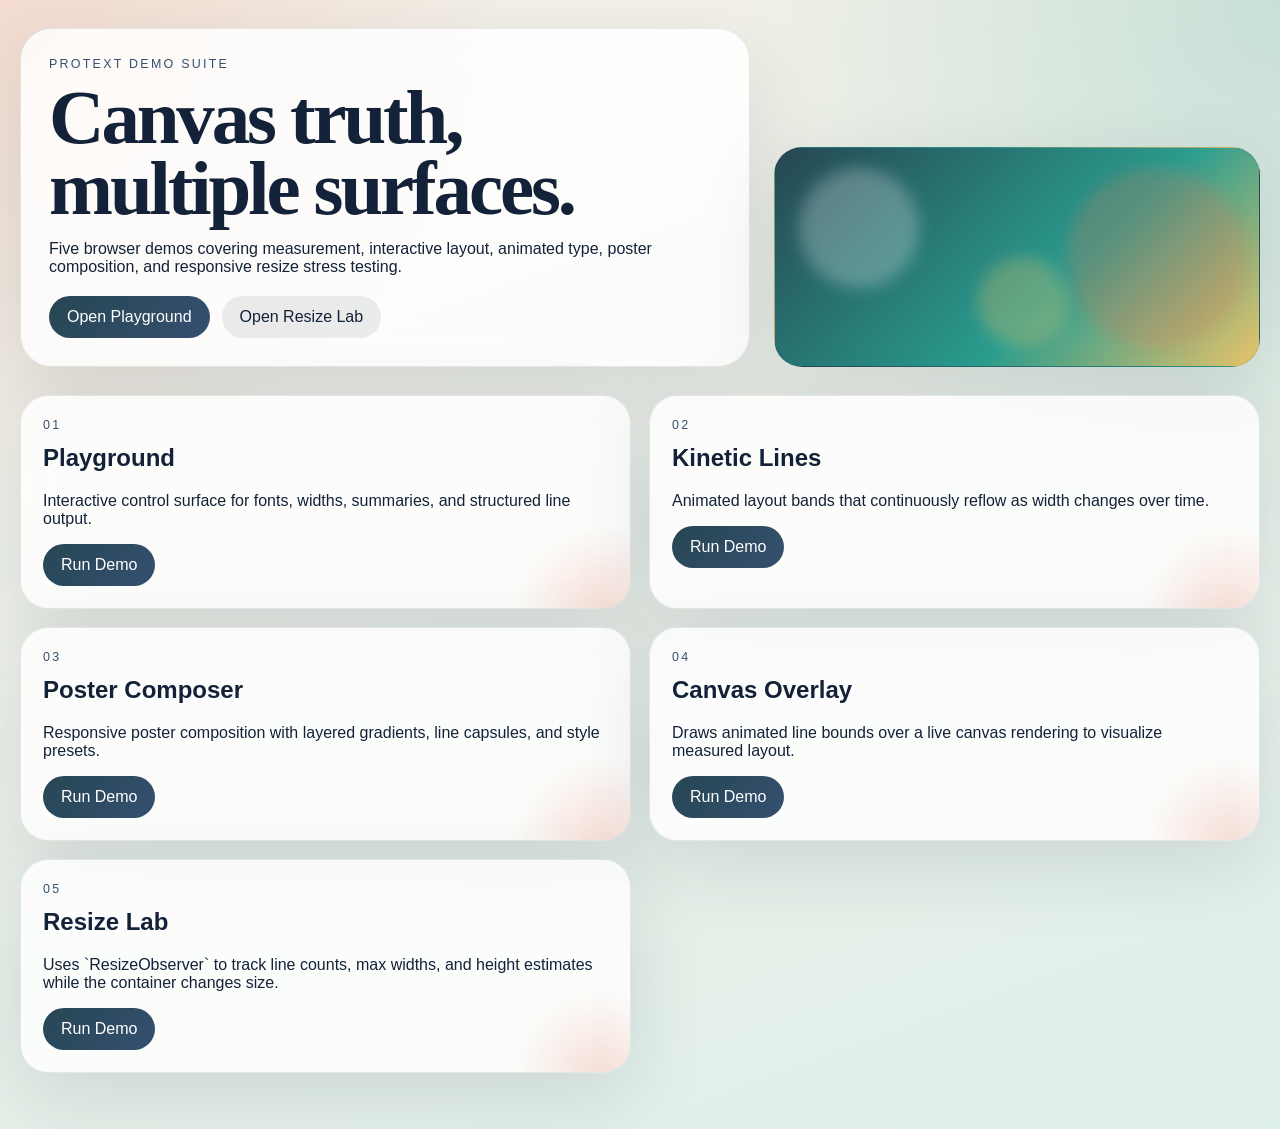
<file: examples/index.html>
<!doctype html>
<html lang="en">
<head>
  <meta charset="utf-8">
  <meta name="viewport" content="width=device-width, initial-scale=1">
  <title>Protext Demo Gallery</title>
  <link rel="stylesheet" href="./shared.css">
</head>
<body>
  <div class="page-shell">
    <section class="hero">
      <article class="hero-card">
        <div class="eyebrow">Protext Demo Suite</div>
        <h1>Canvas truth, multiple surfaces.</h1>
        <p>Five browser demos covering measurement, interactive layout, animated type, poster composition, and responsive resize stress testing.</p>
        <div class="demo-actions" style="margin-top:20px">
          <a class="button" href="./playground.html">Open Playground</a>
          <a class="button secondary" href="./resize-lab.html">Open Resize Lab</a>
        </div>
      </article>
      <aside class="hero-preview panel" style="padding:0">
        <div class="floating"></div>
        <div class="floating"></div>
        <div class="floating"></div>
      </aside>
    </section>

    <section class="hero-stats">
      <div class="demo-grid">
        <article class="demo-card">
          <div class="eyebrow">01</div>
          <h2>Playground</h2>
          <p>Interactive control surface for fonts, widths, summaries, and structured line output.</p>
          <div class="demo-actions" style="margin-top:16px">
            <a class="button" href="./playground.html">Run Demo</a>
          </div>
        </article>
        <article class="demo-card">
          <div class="eyebrow">02</div>
          <h2>Kinetic Lines</h2>
          <p>Animated layout bands that continuously reflow as width changes over time.</p>
          <div class="demo-actions" style="margin-top:16px">
            <a class="button" href="./kinetic-lines.html">Run Demo</a>
          </div>
        </article>
        <article class="demo-card">
          <div class="eyebrow">03</div>
          <h2>Poster Composer</h2>
          <p>Responsive poster composition with layered gradients, line capsules, and style presets.</p>
          <div class="demo-actions" style="margin-top:16px">
            <a class="button" href="./poster-lab.html">Run Demo</a>
          </div>
        </article>
        <article class="demo-card">
          <div class="eyebrow">04</div>
          <h2>Canvas Overlay</h2>
          <p>Draws animated line bounds over a live canvas rendering to visualize measured layout.</p>
          <div class="demo-actions" style="margin-top:16px">
            <a class="button" href="./canvas-overlay.html">Run Demo</a>
          </div>
        </article>
        <article class="demo-card">
          <div class="eyebrow">05</div>
          <h2>Resize Lab</h2>
          <p>Uses `ResizeObserver` to track line counts, max widths, and height estimates while the container changes size.</p>
          <div class="demo-actions" style="margin-top:16px">
            <a class="button" href="./resize-lab.html">Run Demo</a>
          </div>
        </article>
      </div>
    </section>
  </div>
</body>
</html>
</file>
<file: examples/shared.css>
:root {
  color-scheme: light;
  --bg-0: #f6f1e8;
  --bg-1: #e0f0ea;
  --ink-0: #132238;
  --ink-1: #355070;
  --accent-0: #e76f51;
  --accent-1: #2a9d8f;
  --accent-2: #264653;
  --panel: rgba(255, 255, 255, 0.82);
  --line: rgba(19, 34, 56, 0.1);
  --shadow: 0 24px 80px rgba(19, 34, 56, 0.12);
  --radius-lg: 24px;
  --radius-md: 18px;
  --radius-sm: 12px;
  font-family: "Avenir Next", "Segoe UI", sans-serif;
}

* {
  box-sizing: border-box;
}

html, body {
  margin: 0;
  min-height: 100%;
}

body {
  color: var(--ink-0);
  background:
    radial-gradient(circle at top left, rgba(231, 111, 81, 0.16), transparent 30%),
    radial-gradient(circle at top right, rgba(42, 157, 143, 0.2), transparent 32%),
    linear-gradient(160deg, var(--bg-0), var(--bg-1));
}

a {
  color: inherit;
}

.page-shell {
  width: min(1240px, calc(100% - 32px));
  margin: 0 auto;
  padding: 28px 0 56px;
}

.hero {
  display: grid;
  gap: 24px;
  align-items: end;
  grid-template-columns: 1.2fr 0.8fr;
  margin-bottom: 28px;
}

.hero-card,
.panel,
.demo-card {
  background: var(--panel);
  backdrop-filter: blur(18px);
  border: 1px solid var(--line);
  box-shadow: var(--shadow);
}

.hero-card {
  padding: 28px;
  border-radius: 32px;
}

.hero-card h1 {
  font-family: Georgia, "Times New Roman", serif;
  font-size: clamp(3rem, 6vw, 5.5rem);
  line-height: 0.92;
  margin: 0 0 16px;
  letter-spacing: -0.04em;
}

.hero-card p,
.metric p,
.eyebrow {
  margin: 0;
}

.eyebrow {
  text-transform: uppercase;
  letter-spacing: 0.18em;
  font-size: 0.78rem;
  color: var(--ink-1);
  margin-bottom: 12px;
}

.hero-stats {
  display: grid;
  gap: 16px;
}

.metric {
  padding: 22px;
  border-radius: var(--radius-lg);
}

.metric strong {
  display: block;
  font-size: 2rem;
  margin-bottom: 6px;
}

.demo-grid {
  display: grid;
  grid-template-columns: repeat(2, minmax(0, 1fr));
  gap: 18px;
}

.demo-card {
  border-radius: 28px;
  padding: 22px;
  position: relative;
  overflow: hidden;
}

.demo-card::after {
  content: "";
  position: absolute;
  inset: auto -10% -45% auto;
  width: 180px;
  height: 180px;
  background: radial-gradient(circle, rgba(231, 111, 81, 0.22), transparent 70%);
  pointer-events: none;
}

.demo-card h2,
.panel h2,
.panel h3 {
  margin-top: 0;
}

.demo-actions,
.stack,
.field-row,
.control-row,
.pill-row {
  display: flex;
  gap: 12px;
  flex-wrap: wrap;
}

.button,
button,
select,
input,
textarea {
  font: inherit;
}

.button,
button {
  display: inline-flex;
  align-items: center;
  justify-content: center;
  border: 0;
  border-radius: 999px;
  padding: 12px 18px;
  background: linear-gradient(135deg, var(--accent-2), var(--ink-1));
  color: #fff;
  cursor: pointer;
  text-decoration: none;
}

.button.secondary,
button.secondary {
  background: rgba(19, 34, 56, 0.08);
  color: var(--ink-0);
}

.layout {
  display: grid;
  grid-template-columns: 340px minmax(0, 1fr);
  gap: 18px;
}

.panel {
  padding: 22px;
  border-radius: 28px;
}

.field {
  display: grid;
  gap: 8px;
  margin-bottom: 14px;
}

input,
textarea,
select {
  width: 100%;
  border-radius: var(--radius-sm);
  padding: 12px 14px;
  border: 1px solid rgba(19, 34, 56, 0.14);
  background: rgba(255, 255, 255, 0.9);
  color: var(--ink-0);
}

textarea {
  min-height: 120px;
  resize: vertical;
}

.canvas-card,
.preview-card {
  border-radius: 24px;
  padding: 18px;
  background: rgba(255, 255, 255, 0.82);
  border: 1px solid var(--line);
}

.preview-frame {
  position: relative;
  min-height: 360px;
  border-radius: 22px;
  overflow: hidden;
  border: 1px solid rgba(19, 34, 56, 0.08);
  background: linear-gradient(135deg, rgba(42, 157, 143, 0.1), rgba(231, 111, 81, 0.1));
}

.overlay-grid {
  display: grid;
  grid-template-columns: minmax(0, 1fr) 320px;
  gap: 18px;
}

.readout,
pre {
  margin: 0;
  padding: 16px;
  border-radius: 18px;
  background: rgba(245, 247, 250, 0.92);
  border: 1px solid rgba(19, 34, 56, 0.08);
  overflow: auto;
  font-size: 0.92rem;
}

.line-list {
  list-style: none;
  padding: 0;
  margin: 0;
  display: grid;
  gap: 10px;
}

.line-chip {
  display: flex;
  justify-content: space-between;
  gap: 12px;
  padding: 12px 14px;
  border-radius: 14px;
  background: rgba(255, 255, 255, 0.86);
  border: 1px solid rgba(19, 34, 56, 0.08);
}

.hero-preview {
  position: relative;
  min-height: 220px;
  border-radius: 28px;
  overflow: hidden;
  background: linear-gradient(135deg, #264653, #2a9d8f 60%, #e9c46a);
}

.hero-preview .floating {
  position: absolute;
  border-radius: 999px;
  filter: blur(8px);
  opacity: 0.7;
  animation: drift 8s ease-in-out infinite;
}

.hero-preview .floating:nth-child(1) {
  width: 120px;
  height: 120px;
  background: rgba(255, 255, 255, 0.36);
  top: 20px;
  left: 24px;
}

.hero-preview .floating:nth-child(2) {
  width: 180px;
  height: 180px;
  background: rgba(231, 111, 81, 0.34);
  right: 12px;
  bottom: 18px;
  animation-delay: -2s;
}

.hero-preview .floating:nth-child(3) {
  width: 90px;
  height: 90px;
  background: rgba(233, 196, 106, 0.42);
  top: 50%;
  left: 42%;
  animation-delay: -4s;
}

@keyframes drift {
  0%, 100% {
    transform: translate3d(0, 0, 0) scale(1);
  }
  50% {
    transform: translate3d(12px, -16px, 0) scale(1.08);
  }
}

.kinetic-stage {
  position: relative;
  height: 420px;
  overflow: hidden;
  border-radius: 24px;
  background: linear-gradient(160deg, rgba(38, 70, 83, 0.95), rgba(53, 80, 112, 0.92));
}

.kinetic-line {
  position: absolute;
  left: 24px;
  right: 24px;
  color: #fff;
  font-weight: 700;
  letter-spacing: -0.03em;
  opacity: 0;
  transform: translateY(14px);
  transition: opacity 320ms ease, transform 320ms ease;
}

.kinetic-line.visible {
  opacity: 1;
  transform: translateY(0);
}

.poster-stage {
  position: relative;
  min-height: 560px;
  overflow: hidden;
  padding: 32px;
  color: #fff;
  background:
    radial-gradient(circle at 20% 20%, rgba(233, 196, 106, 0.4), transparent 28%),
    radial-gradient(circle at 80% 18%, rgba(42, 157, 143, 0.42), transparent 30%),
    linear-gradient(145deg, #1d3557, #3d5a80 48%, #e76f51 100%);
}

.poster-stage::before {
  content: "";
  position: absolute;
  inset: 0;
  background:
    linear-gradient(90deg, transparent 0 48%, rgba(255, 255, 255, 0.09) 48% 52%, transparent 52% 100%);
  mix-blend-mode: screen;
  opacity: 0.4;
  pointer-events: none;
}

.poster-kicker {
  display: inline-block;
  border-radius: 999px;
  border: 1px solid rgba(255, 255, 255, 0.42);
  padding: 8px 14px;
  margin-bottom: 14px;
  font-size: 0.82rem;
  text-transform: uppercase;
  letter-spacing: 0.18em;
}

.poster-title {
  margin: 0;
  font-family: Georgia, "Times New Roman", serif;
  font-size: clamp(3rem, 7vw, 6rem);
  line-height: 0.9;
  max-width: 12ch;
}

.poster-lines {
  position: absolute;
  left: 32px;
  right: 32px;
  bottom: 32px;
  display: grid;
  gap: 10px;
}

.poster-line {
  display: inline-block;
  max-width: fit-content;
  padding: 8px 12px;
  border-radius: 999px;
  background: rgba(255, 255, 255, 0.14);
  backdrop-filter: blur(12px);
}

.resize-stage {
  display: grid;
  gap: 18px;
}

.resizable-shell {
  resize: horizontal;
  overflow: auto;
  min-width: 260px;
  max-width: 100%;
  width: 62%;
  padding: 16px;
  border-radius: 24px;
  border: 1px dashed rgba(19, 34, 56, 0.24);
  background: rgba(255, 255, 255, 0.55);
}

.resizable-target {
  min-height: 260px;
  border-radius: 20px;
  padding: 22px;
  background: linear-gradient(180deg, rgba(255,255,255,0.95), rgba(244,248,251,0.96));
  border: 1px solid rgba(19, 34, 56, 0.08);
}

.sparkline {
  display: grid;
  grid-auto-flow: column;
  align-items: end;
  gap: 8px;
  min-height: 180px;
}

.bar {
  border-radius: 999px 999px 14px 14px;
  background: linear-gradient(180deg, var(--accent-1), var(--accent-0));
  min-width: 18px;
  position: relative;
}

.bar span {
  position: absolute;
  bottom: calc(100% + 8px);
  left: 50%;
  transform: translateX(-50%);
  font-size: 0.74rem;
  white-space: nowrap;
}

@media (max-width: 960px) {
  .hero,
  .layout,
  .overlay-grid,
  .demo-grid {
    grid-template-columns: 1fr;
  }

  .page-shell {
    width: min(100% - 20px, 1240px);
    padding-top: 16px;
  }
}
</file>
